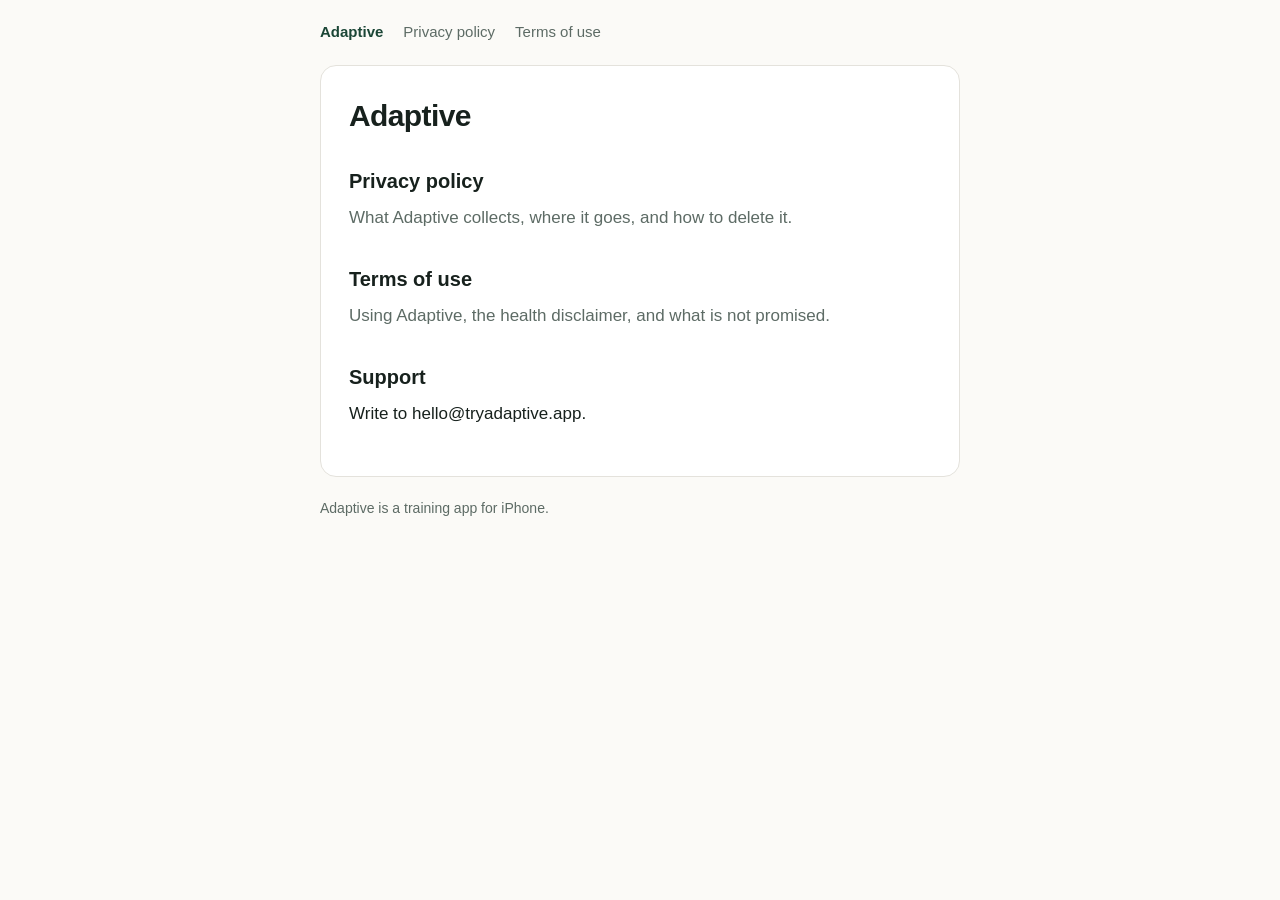
<file: index.html>
<!doctype html>
<html lang="en">
<head>
<meta charset="utf-8">
<meta name="viewport" content="width=device-width, initial-scale=1, viewport-fit=cover">
<title>Adaptive | Adaptive</title>
<meta name="robots" content="index">
<link rel="stylesheet" href="style.css">
</head>
<body>
<nav><a href="index.html" aria-current="page">Adaptive</a> <a href="privacy.html">Privacy policy</a> <a href="terms.html">Terms of use</a></nav>
<main>
<h1>Adaptive</h1>
<h2><a href="privacy.html">Privacy policy</a></h2>
<p class="lede">What Adaptive collects, where it goes, and how to delete it.</p>
<h2><a href="terms.html">Terms of use</a></h2>
<p class="lede">Using Adaptive, the health disclaimer, and what is not promised.</p>
<h2>Support</h2>
<p>Write to hello@tryadaptive.app.</p>
</main>
<footer><p>Adaptive is a training app for iPhone.</p></footer>
</body>
</html>
</file>
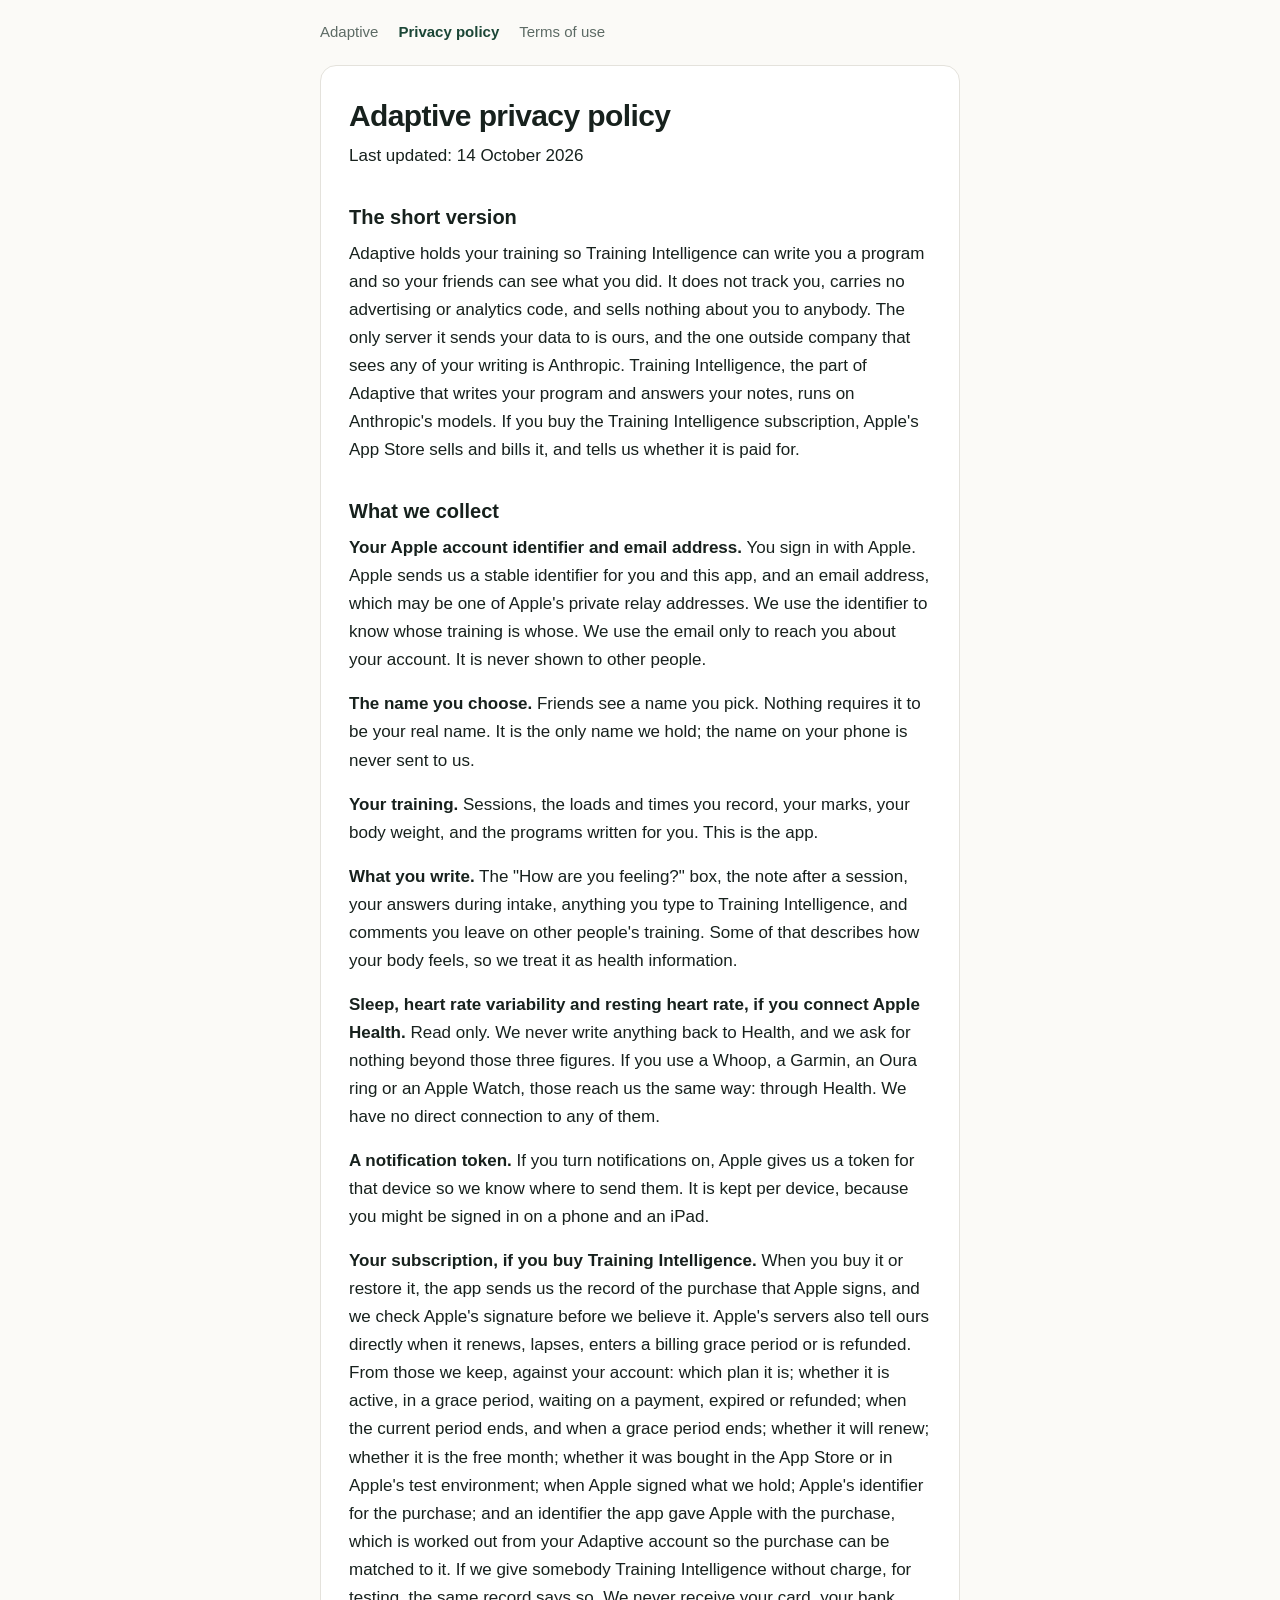
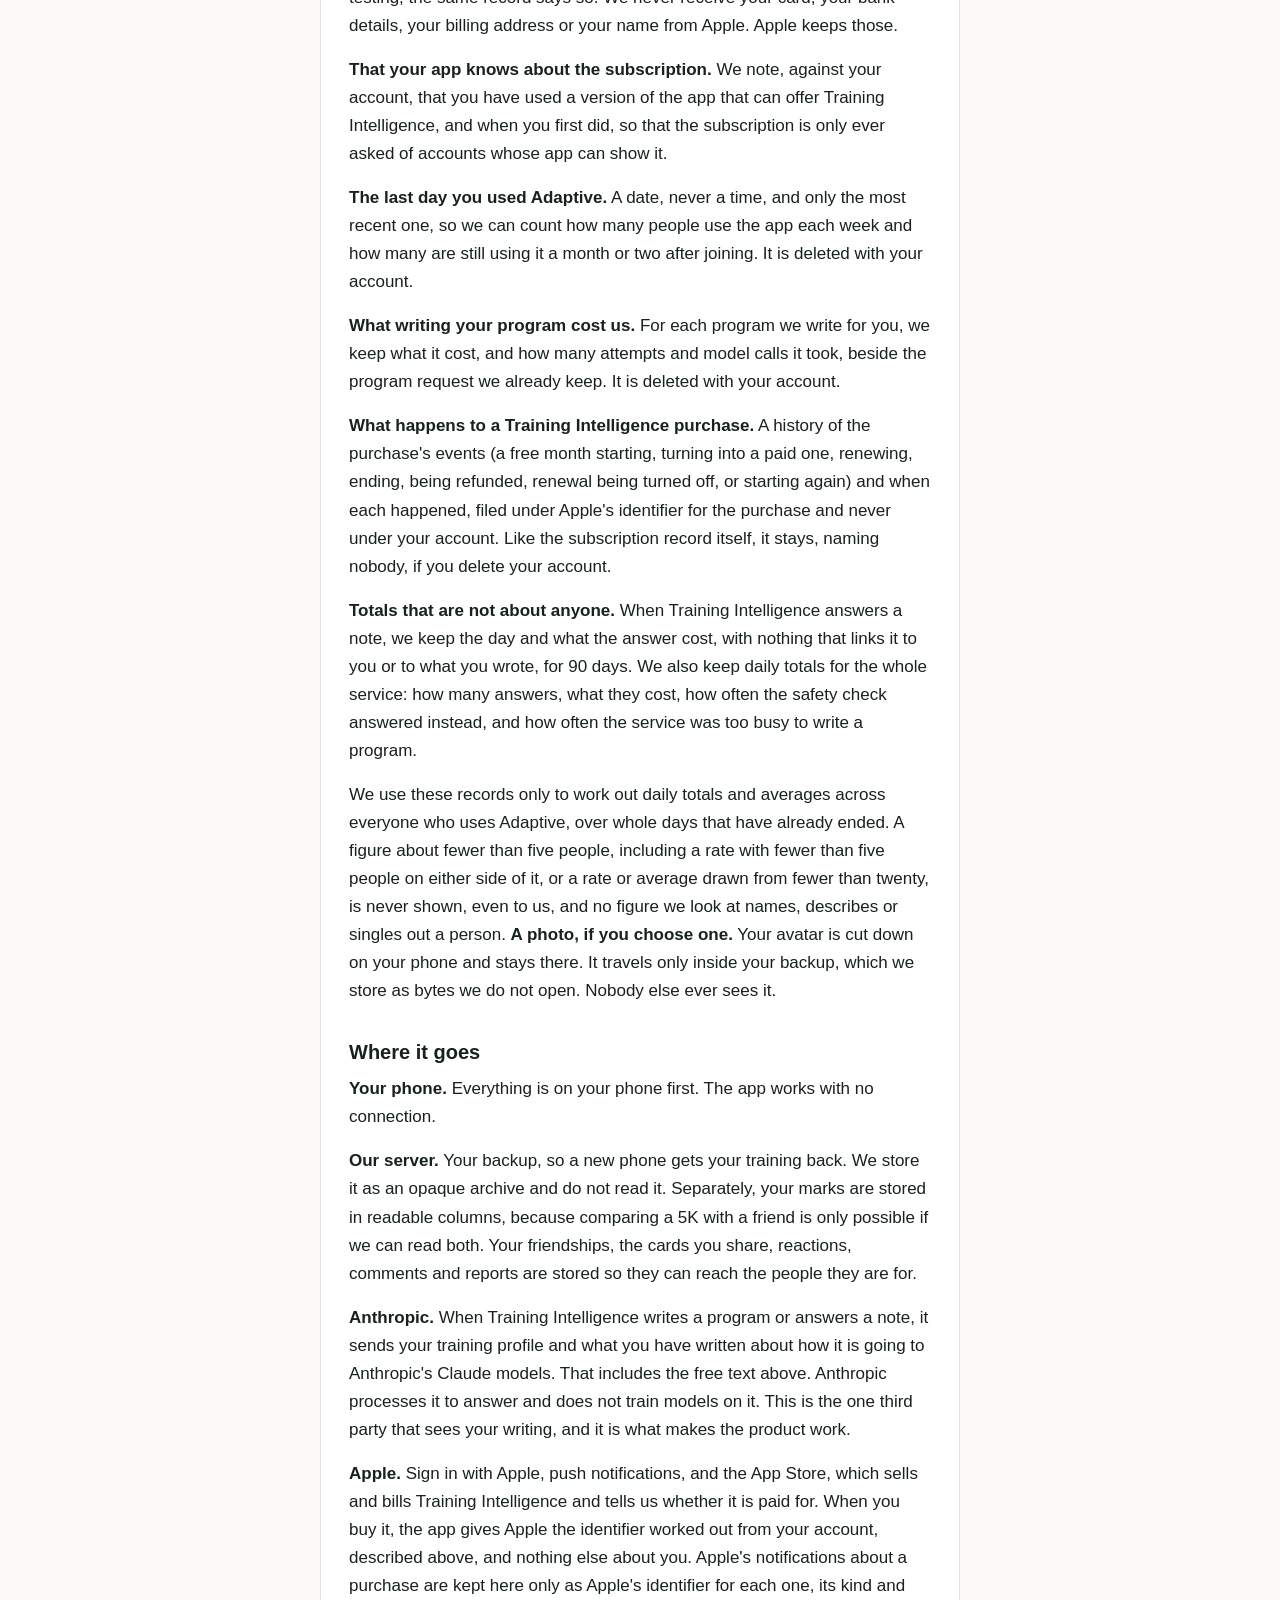
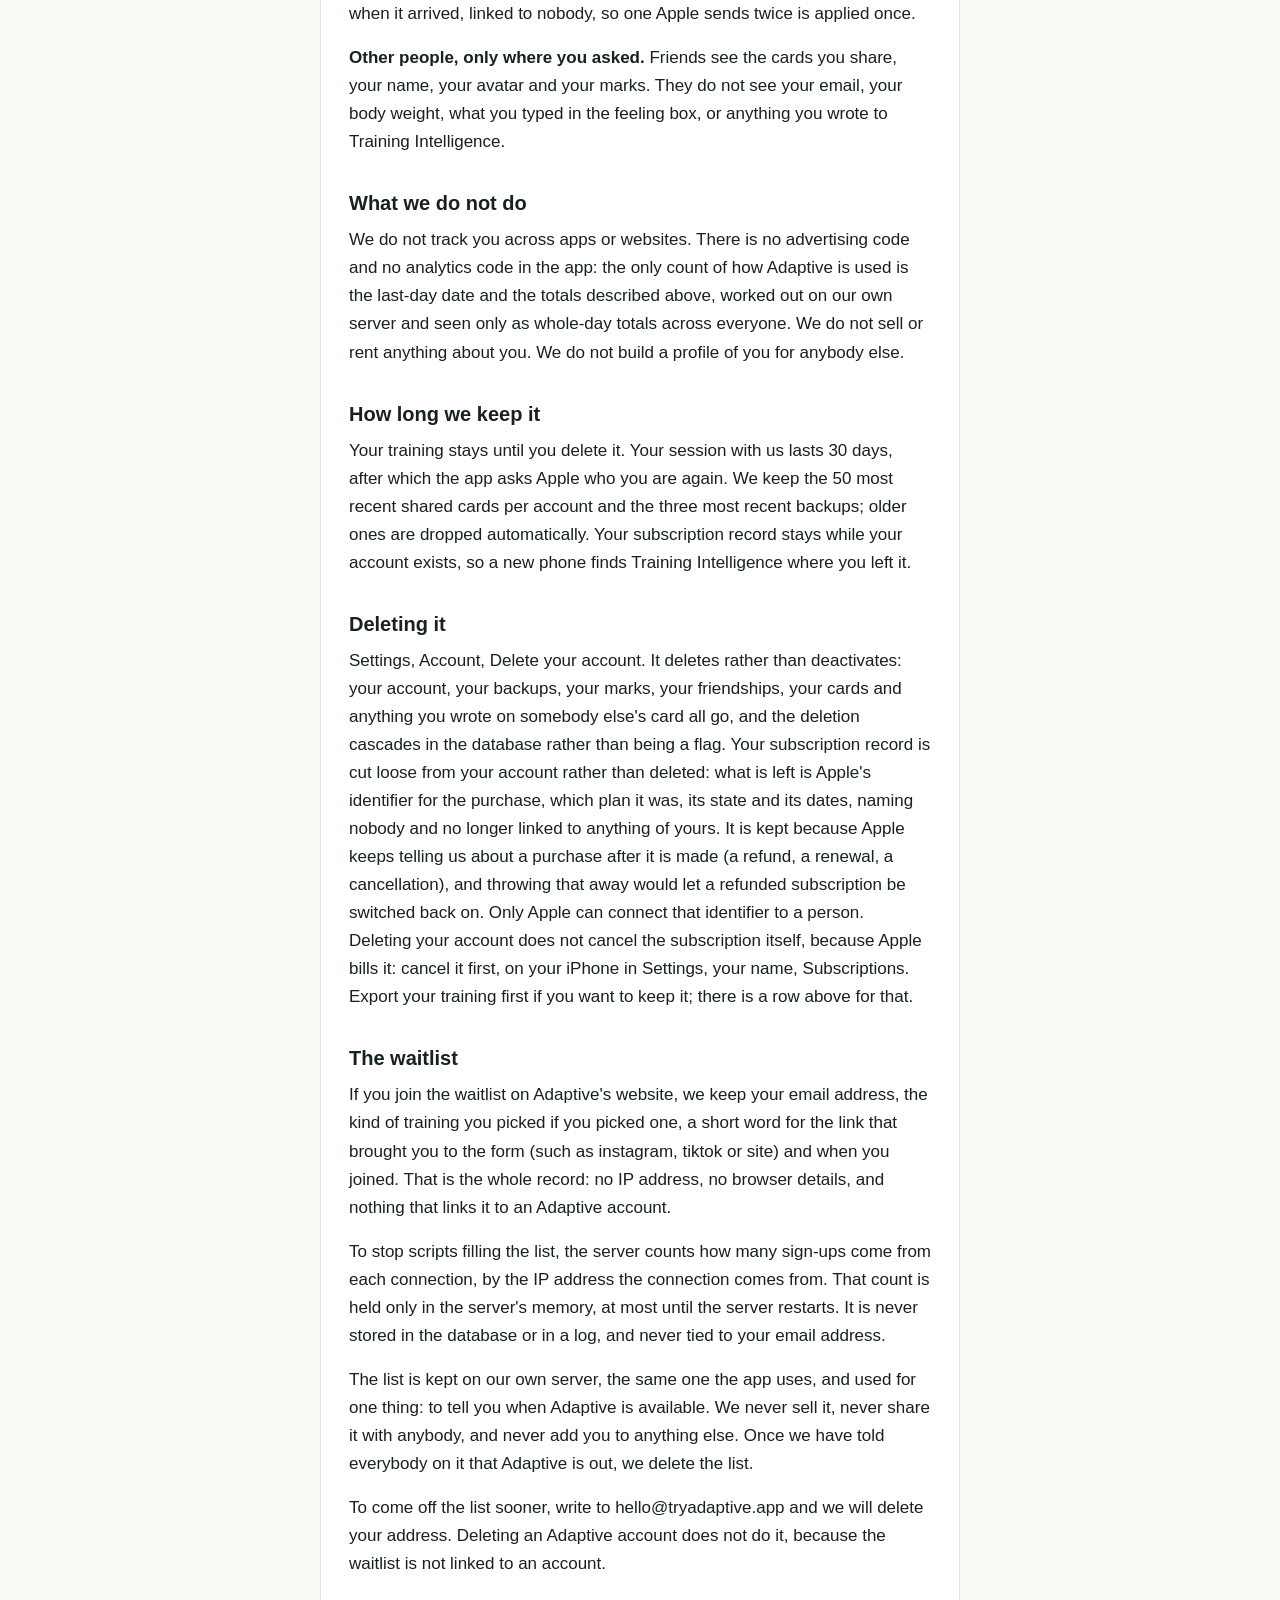
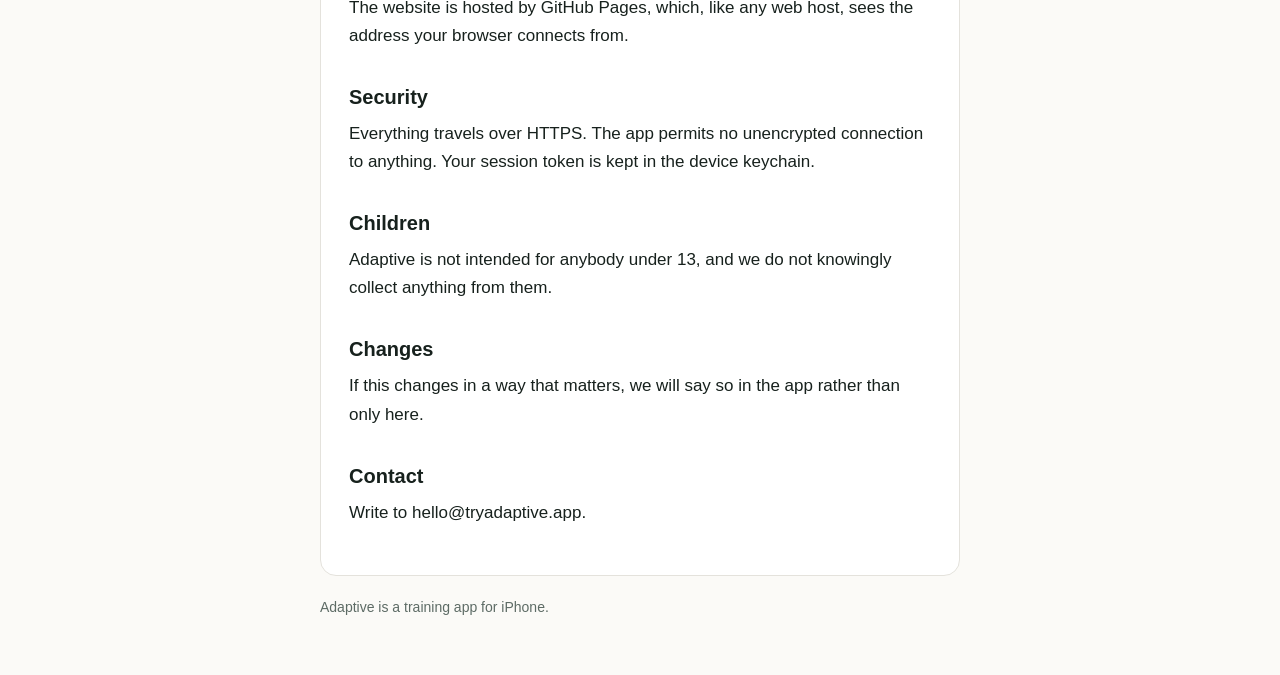
<file: privacy.html>
<!doctype html>
<html lang="en">
<head>
<meta charset="utf-8">
<meta name="viewport" content="width=device-width, initial-scale=1, viewport-fit=cover">
<title>Adaptive privacy policy | Adaptive</title>
<meta name="robots" content="index">
<link rel="stylesheet" href="style.css">
</head>
<body>
<nav><a href="index.html">Adaptive</a> <a href="privacy.html" aria-current="page">Privacy policy</a> <a href="terms.html">Terms of use</a></nav>
<main>
<h1>Adaptive privacy policy</h1>
<p>Last updated: 14 October 2026</p>
<h2 id="the-short-version"><a href="#the-short-version">The short version</a></h2>
<p>Adaptive holds your training so Training Intelligence can write you a program and so your friends can see what you did. It does not track you, carries no advertising or analytics code, and sells nothing about you to anybody. The only server it sends your data to is ours, and the one outside company that sees any of your writing is Anthropic. Training Intelligence, the part of Adaptive that writes your program and answers your notes, runs on Anthropic&#x27;s models. If you buy the Training Intelligence subscription, Apple&#x27;s App Store sells and bills it, and tells us whether it is paid for.</p>
<h2 id="what-we-collect"><a href="#what-we-collect">What we collect</a></h2>
<p><strong>Your Apple account identifier and email address.</strong> You sign in with Apple. Apple sends us a stable identifier for you and this app, and an email address, which may be one of Apple&#x27;s private relay addresses. We use the identifier to know whose training is whose. We use the email only to reach you about your account. It is never shown to other people.</p>
<p><strong>The name you choose.</strong> Friends see a name you pick. Nothing requires it to be your real name. It is the only name we hold; the name on your phone is never sent to us.</p>
<p><strong>Your training.</strong> Sessions, the loads and times you record, your marks, your body weight, and the programs written for you. This is the app.</p>
<p><strong>What you write.</strong> The &quot;How are you feeling?&quot; box, the note after a session, your answers during intake, anything you type to Training Intelligence, and comments you leave on other people&#x27;s training. Some of that describes how your body feels, so we treat it as health information.</p>
<p><strong>Sleep, heart rate variability and resting heart rate, if you connect Apple Health.</strong> Read only. We never write anything back to Health, and we ask for nothing beyond those three figures. If you use a Whoop, a Garmin, an Oura ring or an Apple Watch, those reach us the same way: through Health. We have no direct connection to any of them.</p>
<p><strong>A notification token.</strong> If you turn notifications on, Apple gives us a token for that device so we know where to send them. It is kept per device, because you might be signed in on a phone and an iPad.</p>
<p><strong>Your subscription, if you buy Training Intelligence.</strong> When you buy it or restore it, the app sends us the record of the purchase that Apple signs, and we check Apple&#x27;s signature before we believe it. Apple&#x27;s servers also tell ours directly when it renews, lapses, enters a billing grace period or is refunded. From those we keep, against your account: which plan it is; whether it is active, in a grace period, waiting on a payment, expired or refunded; when the current period ends, and when a grace period ends; whether it will renew; whether it is the free month; whether it was bought in the App Store or in Apple&#x27;s test environment; when Apple signed what we hold; Apple&#x27;s identifier for the purchase; and an identifier the app gave Apple with the purchase, which is worked out from your Adaptive account so the purchase can be matched to it. If we give somebody Training Intelligence without charge, for testing, the same record says so. We never receive your card, your bank details, your billing address or your name from Apple. Apple keeps those.</p>
<p><strong>That your app knows about the subscription.</strong> We note, against your account, that you have used a version of the app that can offer Training Intelligence, and when you first did, so that the subscription is only ever asked of accounts whose app can show it.</p>
<p><strong>The last day you used Adaptive.</strong> A date, never a time, and only the most recent one, so we can count how many people use the app each week and how many are still using it a month or two after joining. It is deleted with your account.</p>
<p><strong>What writing your program cost us.</strong> For each program we write for you, we keep what it cost, and how many attempts and model calls it took, beside the program request we already keep. It is deleted with your account.</p>
<p><strong>What happens to a Training Intelligence purchase.</strong> A history of the purchase&#x27;s events (a free month starting, turning into a paid one, renewing, ending, being refunded, renewal being turned off, or starting again) and when each happened, filed under Apple&#x27;s identifier for the purchase and never under your account. Like the subscription record itself, it stays, naming nobody, if you delete your account.</p>
<p><strong>Totals that are not about anyone.</strong> When Training Intelligence answers a note, we keep the day and what the answer cost, with nothing that links it to you or to what you wrote, for 90 days. We also keep daily totals for the whole service: how many answers, what they cost, how often the safety check answered instead, and how often the service was too busy to write a program.</p>
<p>We use these records only to work out daily totals and averages across everyone who uses Adaptive, over whole days that have already ended. A figure about fewer than five people, including a rate with fewer than five people on either side of it, or a rate or average drawn from fewer than twenty, is never shown, even to us, and no figure we look at names, describes or singles out a person. <strong>A photo, if you choose one.</strong> Your avatar is cut down on your phone and stays there. It travels only inside your backup, which we store as bytes we do not open. Nobody else ever sees it.</p>
<h2 id="where-it-goes"><a href="#where-it-goes">Where it goes</a></h2>
<p><strong>Your phone.</strong> Everything is on your phone first. The app works with no connection.</p>
<p><strong>Our server.</strong> Your backup, so a new phone gets your training back. We store it as an opaque archive and do not read it. Separately, your marks are stored in readable columns, because comparing a 5K with a friend is only possible if we can read both. Your friendships, the cards you share, reactions, comments and reports are stored so they can reach the people they are for.</p>
<p><strong>Anthropic.</strong> When Training Intelligence writes a program or answers a note, it sends your training profile and what you have written about how it is going to Anthropic&#x27;s Claude models. That includes the free text above. Anthropic processes it to answer and does not train models on it. This is the one third party that sees your writing, and it is what makes the product work.</p>
<p><strong>Apple.</strong> Sign in with Apple, push notifications, and the App Store, which sells and bills Training Intelligence and tells us whether it is paid for. When you buy it, the app gives Apple the identifier worked out from your account, described above, and nothing else about you. Apple&#x27;s notifications about a purchase are kept here only as Apple&#x27;s identifier for each one, its kind and when it arrived, linked to nobody, so one Apple sends twice is applied once.</p>
<p><strong>Other people, only where you asked.</strong> Friends see the cards you share, your name, your avatar and your marks. They do not see your email, your body weight, what you typed in the feeling box, or anything you wrote to Training Intelligence.</p>
<h2 id="what-we-do-not-do"><a href="#what-we-do-not-do">What we do not do</a></h2>
<p>We do not track you across apps or websites. There is no advertising code and no analytics code in the app: the only count of how Adaptive is used is the last-day date and the totals described above, worked out on our own server and seen only as whole-day totals across everyone. We do not sell or rent anything about you. We do not build a profile of you for anybody else.</p>
<h2 id="how-long-we-keep-it"><a href="#how-long-we-keep-it">How long we keep it</a></h2>
<p>Your training stays until you delete it. Your session with us lasts 30 days, after which the app asks Apple who you are again. We keep the 50 most recent shared cards per account and the three most recent backups; older ones are dropped automatically. Your subscription record stays while your account exists, so a new phone finds Training Intelligence where you left it.</p>
<h2 id="deleting-it"><a href="#deleting-it">Deleting it</a></h2>
<p>Settings, Account, Delete your account. It deletes rather than deactivates: your account, your backups, your marks, your friendships, your cards and anything you wrote on somebody else&#x27;s card all go, and the deletion cascades in the database rather than being a flag. Your subscription record is cut loose from your account rather than deleted: what is left is Apple&#x27;s identifier for the purchase, which plan it was, its state and its dates, naming nobody and no longer linked to anything of yours. It is kept because Apple keeps telling us about a purchase after it is made (a refund, a renewal, a cancellation), and throwing that away would let a refunded subscription be switched back on. Only Apple can connect that identifier to a person. Deleting your account does not cancel the subscription itself, because Apple bills it: cancel it first, on your iPhone in Settings, your name, Subscriptions. Export your training first if you want to keep it; there is a row above for that.</p>
<h2 id="the-waitlist"><a href="#the-waitlist">The waitlist</a></h2>
<p>If you join the waitlist on Adaptive&#x27;s website, we keep your email address, the kind of training you picked if you picked one, a short word for the link that brought you to the form (such as instagram, tiktok or site) and when you joined. That is the whole record: no IP address, no browser details, and nothing that links it to an Adaptive account.</p>
<p>To stop scripts filling the list, the server counts how many sign-ups come from each connection, by the IP address the connection comes from. That count is held only in the server&#x27;s memory, at most until the server restarts. It is never stored in the database or in a log, and never tied to your email address.</p>
<p>The list is kept on our own server, the same one the app uses, and used for one thing: to tell you when Adaptive is available. We never sell it, never share it with anybody, and never add you to anything else. Once we have told everybody on it that Adaptive is out, we delete the list.</p>
<p>To come off the list sooner, write to hello@tryadaptive.app and we will delete your address. Deleting an Adaptive account does not do it, because the waitlist is not linked to an account.</p>
<p>The website is hosted by GitHub Pages, which, like any web host, sees the address your browser connects from.</p>
<h2 id="security"><a href="#security">Security</a></h2>
<p>Everything travels over HTTPS. The app permits no unencrypted connection to anything. Your session token is kept in the device keychain.</p>
<h2 id="children"><a href="#children">Children</a></h2>
<p>Adaptive is not intended for anybody under 13, and we do not knowingly collect anything from them.</p>
<h2 id="changes"><a href="#changes">Changes</a></h2>
<p>If this changes in a way that matters, we will say so in the app rather than only here.</p>
<h2 id="contact"><a href="#contact">Contact</a></h2>
<p>Write to hello@tryadaptive.app.</p>
</main>
<footer><p>Adaptive is a training app for iPhone.</p></footer>
</body>
</html>
</file>
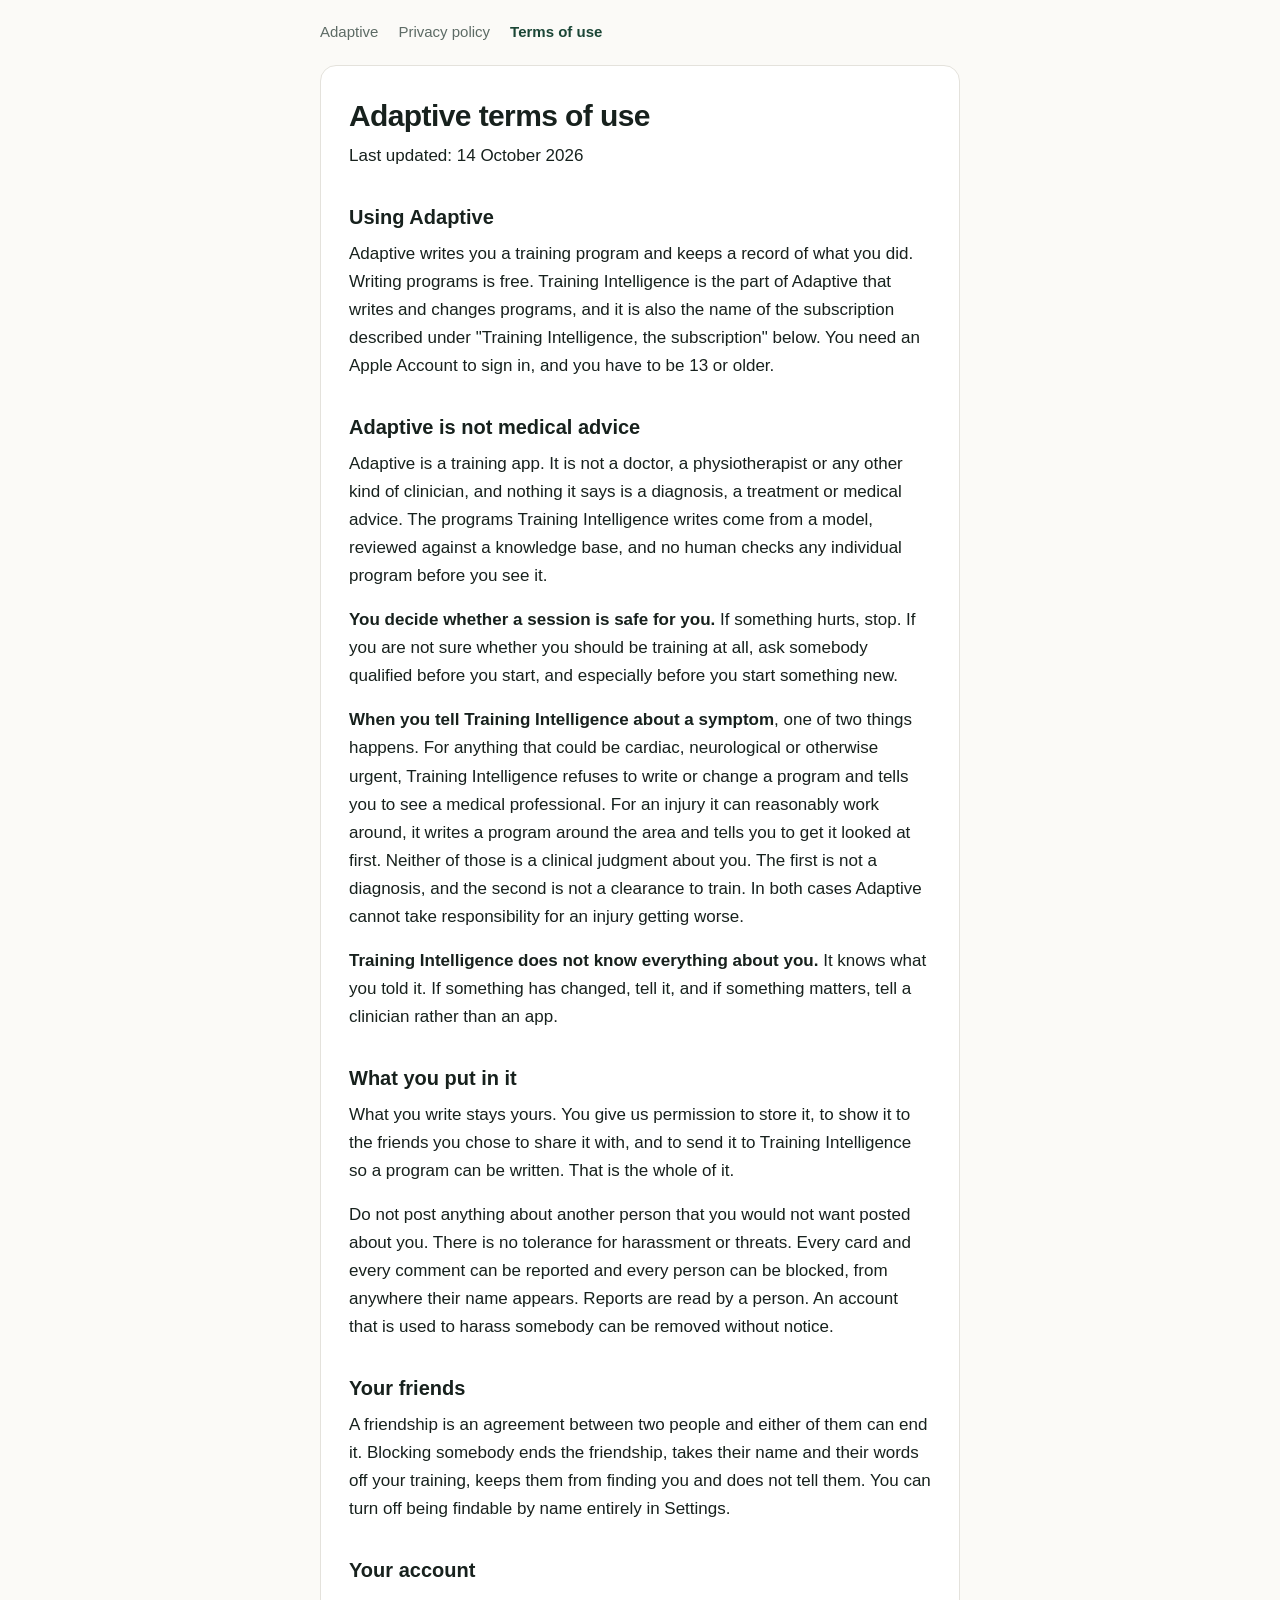
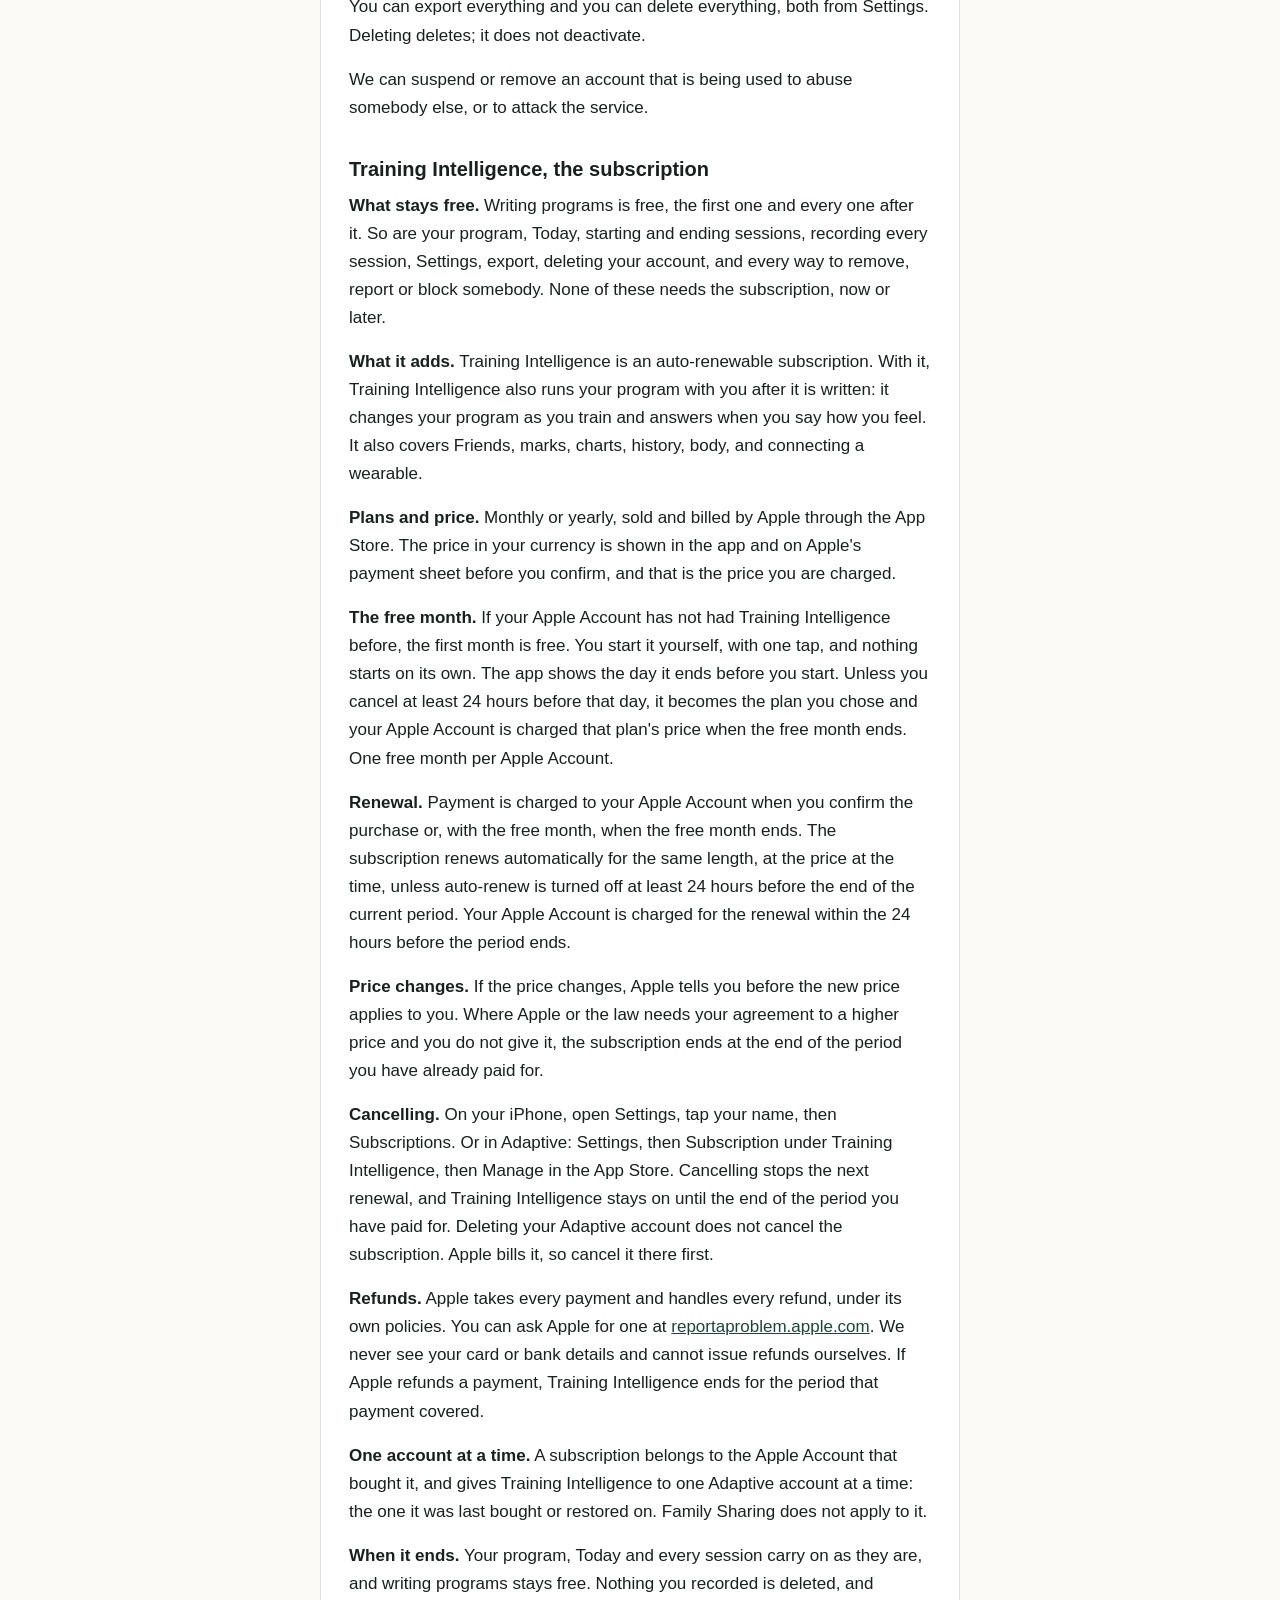
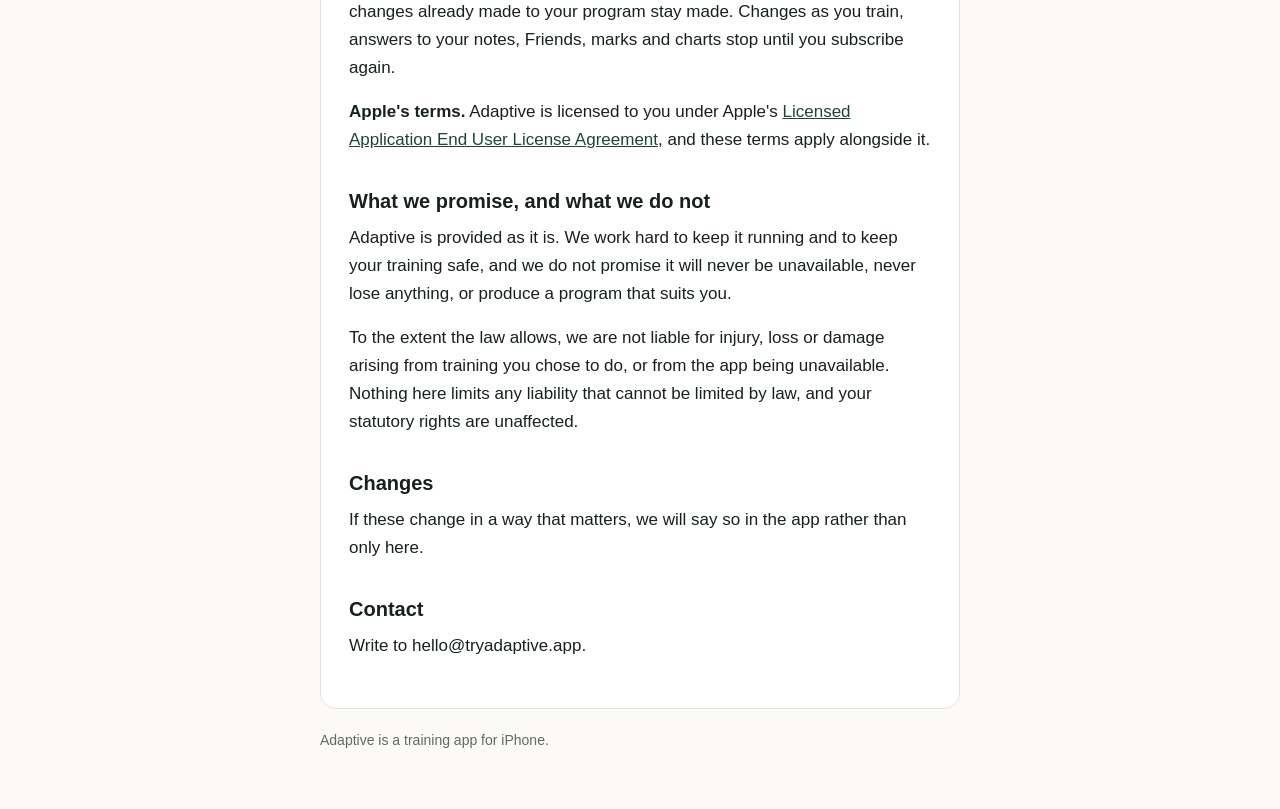
<file: terms.html>
<!doctype html>
<html lang="en">
<head>
<meta charset="utf-8">
<meta name="viewport" content="width=device-width, initial-scale=1, viewport-fit=cover">
<title>Adaptive terms of use | Adaptive</title>
<meta name="robots" content="index">
<link rel="stylesheet" href="style.css">
</head>
<body>
<nav><a href="index.html">Adaptive</a> <a href="privacy.html">Privacy policy</a> <a href="terms.html" aria-current="page">Terms of use</a></nav>
<main>
<h1>Adaptive terms of use</h1>
<p>Last updated: 14 October 2026</p>
<h2 id="using-adaptive"><a href="#using-adaptive">Using Adaptive</a></h2>
<p>Adaptive writes you a training program and keeps a record of what you did. Writing programs is free. Training Intelligence is the part of Adaptive that writes and changes programs, and it is also the name of the subscription described under &quot;Training Intelligence, the subscription&quot; below. You need an Apple Account to sign in, and you have to be 13 or older.</p>
<h2 id="adaptive-is-not-medical-advice"><a href="#adaptive-is-not-medical-advice">Adaptive is not medical advice</a></h2>
<p>Adaptive is a training app. It is not a doctor, a physiotherapist or any other kind of clinician, and nothing it says is a diagnosis, a treatment or medical advice. The programs Training Intelligence writes come from a model, reviewed against a knowledge base, and no human checks any individual program before you see it.</p>
<p><strong>You decide whether a session is safe for you.</strong> If something hurts, stop. If you are not sure whether you should be training at all, ask somebody qualified before you start, and especially before you start something new.</p>
<p><strong>When you tell Training Intelligence about a symptom</strong>, one of two things happens. For anything that could be cardiac, neurological or otherwise urgent, Training Intelligence refuses to write or change a program and tells you to see a medical professional. For an injury it can reasonably work around, it writes a program around the area and tells you to get it looked at first. Neither of those is a clinical judgment about you. The first is not a diagnosis, and the second is not a clearance to train. In both cases Adaptive cannot take responsibility for an injury getting worse.</p>
<p><strong>Training Intelligence does not know everything about you.</strong> It knows what you told it. If something has changed, tell it, and if something matters, tell a clinician rather than an app.</p>
<h2 id="what-you-put-in-it"><a href="#what-you-put-in-it">What you put in it</a></h2>
<p>What you write stays yours. You give us permission to store it, to show it to the friends you chose to share it with, and to send it to Training Intelligence so a program can be written. That is the whole of it.</p>
<p>Do not post anything about another person that you would not want posted about you. There is no tolerance for harassment or threats. Every card and every comment can be reported and every person can be blocked, from anywhere their name appears. Reports are read by a person. An account that is used to harass somebody can be removed without notice.</p>
<h2 id="your-friends"><a href="#your-friends">Your friends</a></h2>
<p>A friendship is an agreement between two people and either of them can end it. Blocking somebody ends the friendship, takes their name and their words off your training, keeps them from finding you and does not tell them. You can turn off being findable by name entirely in Settings.</p>
<h2 id="your-account"><a href="#your-account">Your account</a></h2>
<p>You can export everything and you can delete everything, both from Settings. Deleting deletes; it does not deactivate.</p>
<p>We can suspend or remove an account that is being used to abuse somebody else, or to attack the service.</p>
<h2 id="training-intelligence-the-subscription"><a href="#training-intelligence-the-subscription">Training Intelligence, the subscription</a></h2>
<p><strong>What stays free.</strong> Writing programs is free, the first one and every one after it. So are your program, Today, starting and ending sessions, recording every session, Settings, export, deleting your account, and every way to remove, report or block somebody. None of these needs the subscription, now or later.</p>
<p><strong>What it adds.</strong> Training Intelligence is an auto-renewable subscription. With it, Training Intelligence also runs your program with you after it is written: it changes your program as you train and answers when you say how you feel. It also covers Friends, marks, charts, history, body, and connecting a wearable.</p>
<p><strong>Plans and price.</strong> Monthly or yearly, sold and billed by Apple through the App Store. The price in your currency is shown in the app and on Apple&#x27;s payment sheet before you confirm, and that is the price you are charged.</p>
<p><strong>The free month.</strong> If your Apple Account has not had Training Intelligence before, the first month is free. You start it yourself, with one tap, and nothing starts on its own. The app shows the day it ends before you start. Unless you cancel at least 24 hours before that day, it becomes the plan you chose and your Apple Account is charged that plan&#x27;s price when the free month ends. One free month per Apple Account.</p>
<p><strong>Renewal.</strong> Payment is charged to your Apple Account when you confirm the purchase or, with the free month, when the free month ends. The subscription renews automatically for the same length, at the price at the time, unless auto-renew is turned off at least 24 hours before the end of the current period. Your Apple Account is charged for the renewal within the 24 hours before the period ends.</p>
<p><strong>Price changes.</strong> If the price changes, Apple tells you before the new price applies to you. Where Apple or the law needs your agreement to a higher price and you do not give it, the subscription ends at the end of the period you have already paid for.</p>
<p><strong>Cancelling.</strong> On your iPhone, open Settings, tap your name, then Subscriptions. Or in Adaptive: Settings, then Subscription under Training Intelligence, then Manage in the App Store. Cancelling stops the next renewal, and Training Intelligence stays on until the end of the period you have paid for. Deleting your Adaptive account does not cancel the subscription. Apple bills it, so cancel it there first.</p>
<p><strong>Refunds.</strong> Apple takes every payment and handles every refund, under its own policies. You can ask Apple for one at <a href="https://reportaproblem.apple.com">reportaproblem.apple.com</a>. We never see your card or bank details and cannot issue refunds ourselves. If Apple refunds a payment, Training Intelligence ends for the period that payment covered.</p>
<p><strong>One account at a time.</strong> A subscription belongs to the Apple Account that bought it, and gives Training Intelligence to one Adaptive account at a time: the one it was last bought or restored on. Family Sharing does not apply to it.</p>
<p><strong>When it ends.</strong> Your program, Today and every session carry on as they are, and writing programs stays free. Nothing you recorded is deleted, and changes already made to your program stay made. Changes as you train, answers to your notes, Friends, marks and charts stop until you subscribe again.</p>
<p><strong>Apple&#x27;s terms.</strong> Adaptive is licensed to you under Apple&#x27;s <a href="https://www.apple.com/legal/internet-services/itunes/dev/stdeula/">Licensed Application End User License Agreement</a>, and these terms apply alongside it.</p>
<h2 id="what-we-promise-and-what-we-do-not"><a href="#what-we-promise-and-what-we-do-not">What we promise, and what we do not</a></h2>
<p>Adaptive is provided as it is. We work hard to keep it running and to keep your training safe, and we do not promise it will never be unavailable, never lose anything, or produce a program that suits you.</p>
<p>To the extent the law allows, we are not liable for injury, loss or damage arising from training you chose to do, or from the app being unavailable. Nothing here limits any liability that cannot be limited by law, and your statutory rights are unaffected.</p>
<h2 id="changes"><a href="#changes">Changes</a></h2>
<p>If these change in a way that matters, we will say so in the app rather than only here.</p>
<h2 id="contact"><a href="#contact">Contact</a></h2>
<p>Write to hello@tryadaptive.app.</p>
</main>
<footer><p>Adaptive is a training app for iPhone.</p></footer>
</body>
</html>
</file>
<file: style.css>
/* Generated by build.py. One stylesheet, no fonts fetched from anywhere: a policy page should
   render before a network round trip and should not tell a third party who is reading it. */
:root {
  color-scheme: light dark;
  --ink: #17211d;
  --quiet: #5d6b65;
  --ground: #fbfaf7;
  --card: #ffffff;
  --brand: #1b4636;
  --rule: #e4e2dc;
  --warn-ink: #5a4412;
  --warn-ground: #fdf6e3;
  --warn-rule: #e8d9a8;
}
@media (prefers-color-scheme: dark) {
  :root {
    --ink: #edeeec;
    --quiet: #9aa5a0;
    --ground: #121512;
    --card: #191d1a;
    --brand: #8fd0b4;
    --rule: #2b312d;
    --warn-ink: #f0dfb4;
    --warn-ground: #241f14;
    --warn-rule: #4a3f22;
  }
}
* { box-sizing: border-box; }
html { -webkit-text-size-adjust: 100%; }
body {
  margin: 0;
  padding: 0 20px env(safe-area-inset-bottom, 0px);
  background: var(--ground);
  color: var(--ink);
  font: 17px/1.65 -apple-system, BlinkMacSystemFont, "Segoe UI", Roboto, Helvetica, Arial, sans-serif;
  overflow-wrap: break-word;
}
nav, main, footer { max-width: 40rem; margin: 0 auto; }
nav {
  display: flex;
  gap: 20px;
  align-items: center;
  padding: calc(20px + env(safe-area-inset-top, 0px)) 0 20px;
  font-size: 15px;
}
nav a { color: var(--quiet); text-decoration: none; }
nav a:hover { color: var(--brand); text-decoration: underline; }
nav a[aria-current] { color: var(--brand); font-weight: 600; }
main {
  background: var(--card);
  border: 1px solid var(--rule);
  border-radius: 16px;
  padding: 8px 28px 32px;
}
h1 { font-size: 30px; line-height: 1.2; letter-spacing: -0.02em; margin: 24px 0 8px; }
h2 { font-size: 20px; line-height: 1.3; margin: 34px 0 10px; }
h2 a { color: inherit; text-decoration: none; }
h2 a:hover { color: var(--brand); }
p { margin: 0 0 16px; }
ul { margin: 0 0 16px; padding-left: 1.25em; }
li { margin: 0 0 8px; }
strong { font-weight: 640; }
code {
  font: 0.88em ui-monospace, SFMono-Regular, Menlo, Consolas, monospace;
  background: color-mix(in srgb, var(--brand) 10%, transparent);
  padding: 0.1em 0.35em;
  border-radius: 5px;
}
a { color: var(--brand); }
.banner {
  background: var(--warn-ground);
  border: 1px solid var(--warn-rule);
  color: var(--warn-ink);
  border-radius: 12px;
  padding: 12px 16px;
  font-size: 15px;
  margin: 16px 0 24px;
}
.lede { color: var(--quiet); }
footer { color: var(--quiet); font-size: 14px; padding: 20px 0 40px; }
@media (max-width: 480px) {
  body { padding: 0 12px; font-size: 16px; }
  main { padding: 4px 18px 24px; border-radius: 14px; }
  h1 { font-size: 26px; }
}
</file>
